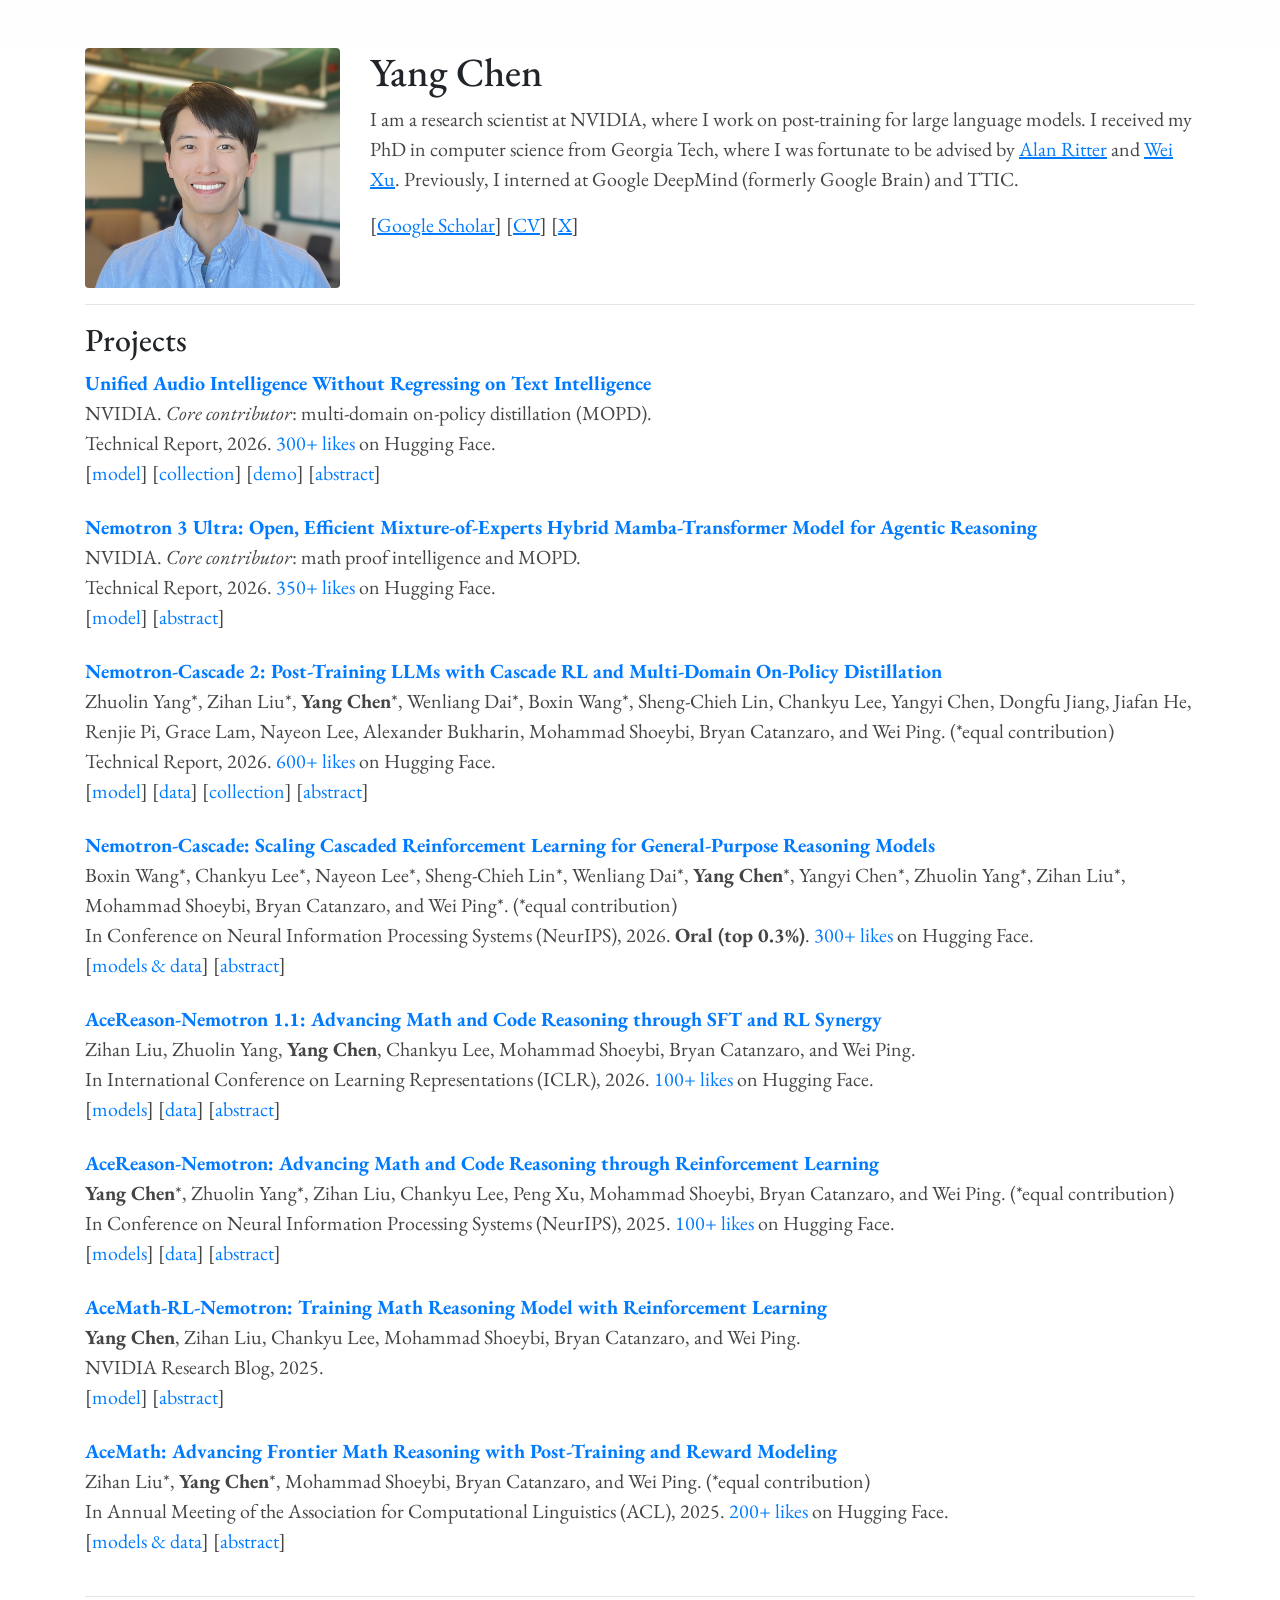
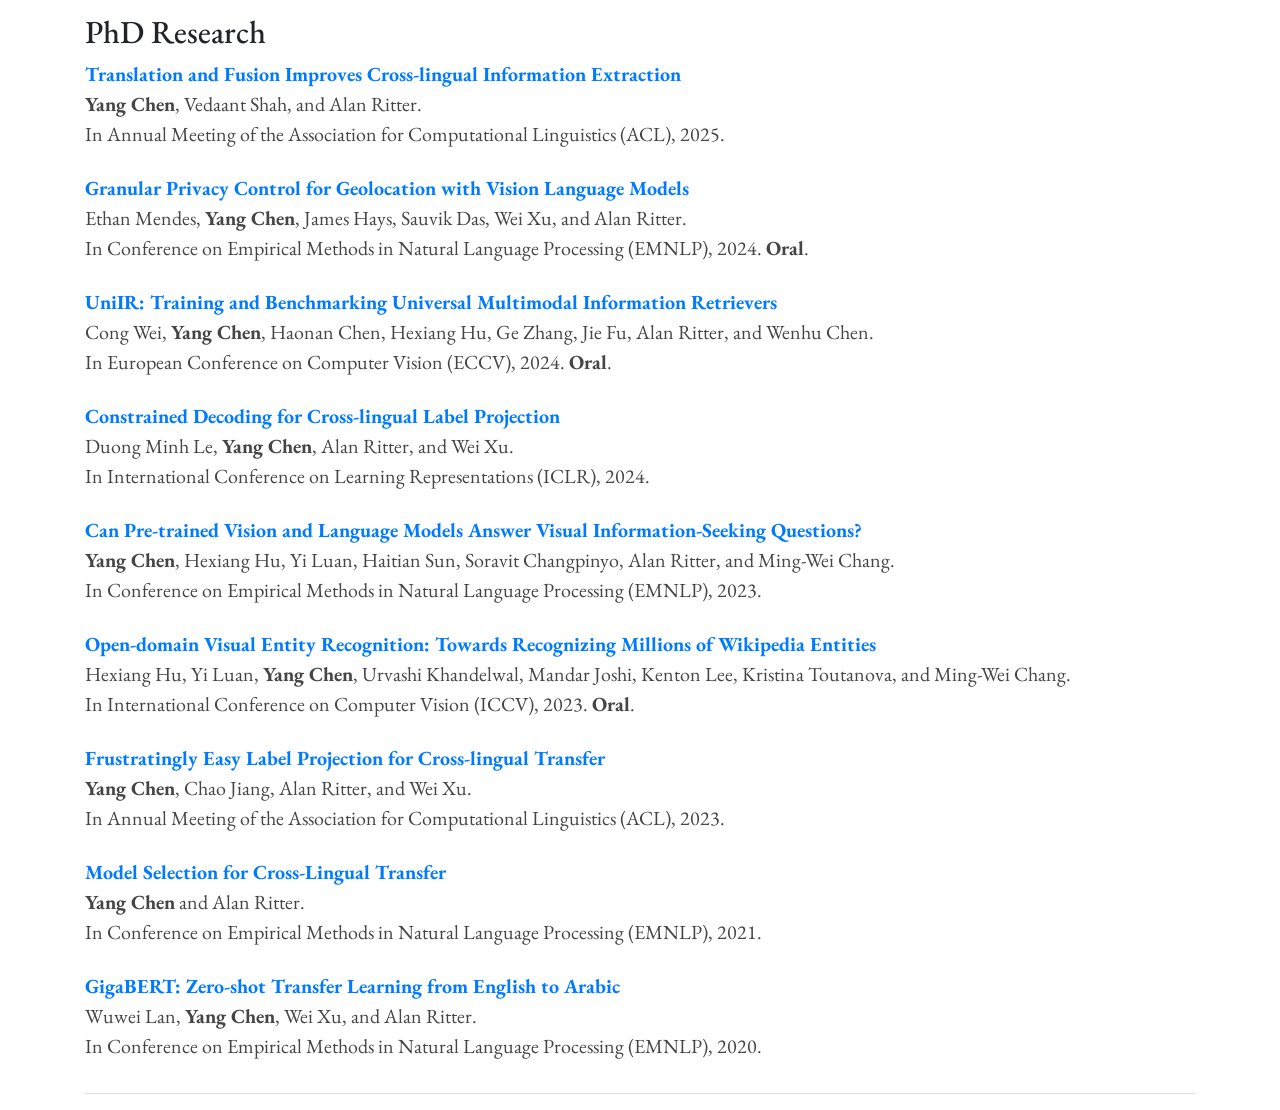
<file: index.html>
<!doctype html>
<html lang="en">
<head>
    <meta charset="utf-8">
    <meta name="viewport" content="width=device-width, initial-scale=1, shrink-to-fit=no">
    <title>Yang Chen</title>
    <link rel="stylesheet" href="https://cdn.jsdelivr.net/npm/bootstrap@4.3.1/dist/css/bootstrap.min.css">
    <link href="https://fonts.googleapis.com/css?family=EB+Garamond" rel="stylesheet" type="text/css">
    <style>
        html { background-color: #fefefe; }
        body { font-family: Palatino, "EB Garamond", Georgia, "Times New Roman", serif; }
        body p, li { color: #454545; font-size: 20px; }
        .row:not(#research):not(#phd) a { text-decoration: underline; }
        ul.pl { list-style-type: none; padding: 0; margin: 0; }
        ul.pl > li { margin-bottom: 24px; }
        .abstract p { margin: 8px 0 0; }
    </style>
</head>
<body>
    <div class="container mt-5">
        <div class="row mb-3">
            <div class="col-lg-3 col-md-4">
                <img class="img-fluid rounded" src="static/yang.png" alt="Yang Chen">
            </div>
            <div class="col-lg-9 col-md-8">
                <h1>Yang Chen</h1>
                <p>
                    I am a research scientist at NVIDIA, where I work on
                    post-training for large language models.
                    I received my PhD in computer science from Georgia Tech,
                    where I was fortunate to be advised
                    by <a href="http://aritter.github.io/" target="_blank">Alan Ritter</a>
                    and <a href="https://cocoxu.github.io/" target="_blank">Wei Xu</a>.
                    Previously, I interned at Google DeepMind (formerly Google Brain) and TTIC.
                </p>
                <p>
                    [<a href="https://scholar.google.com/citations?user=o-oBMWEAAAAJ&amp;hl=en" target="_blank">Google Scholar</a>]
                    [<a href="https://drive.google.com/file/d/17wRWA4Nspj_RcVaLLZCae_n7pdHlNoKv/view?usp=sharing" target="_blank">CV</a>]
                    [<a href="https://x.com/ychenNLP" target="_blank">X</a>]
                </p>
            </div>
        </div>
        <hr>
        <div class="row" id="research">
            <div class="col">
                <h2>Projects</h2>
                <ul class="pl">
                    <li>
                        <a href="https://arxiv.org/abs/2607.05196" target="_blank"><b>Unified Audio Intelligence Without Regressing on Text Intelligence</b></a>
                        <br>
                        NVIDIA. <i>Core contributor</i>: multi-domain on-policy distillation (MOPD).
                        <br>
                        Technical Report, 2026. <a href="https://huggingface.co/collections/nvidia/nemotron-labs-audex" target="_blank"><span class="hf-likes" data-spec="collection:nvidia/nemotron-labs-audex">300+</span> likes</a> on Hugging Face.
                        <br>
                        [<a href="https://huggingface.co/nvidia/Nemotron-Labs-Audex-30B-A3B" target="_blank">model</a>]
                        [<a href="https://huggingface.co/collections/nvidia/nemotron-labs-audex" target="_blank">collection</a>]
                        [<a href="https://huggingface.co/spaces/nvidia/Nemotron-Labs-Audex" target="_blank">demo</a>]
                        [<a href="#" onclick="return toggle('abs-audex');">abstract</a>]
                        <div id="abs-audex" class="abstract" style="display:none;">
                            <p>Nemotron-Labs-Audex-30B-A3B, a unified audio-text LLM built on Nemotron-Cascade-2-30B-A3B, delivering state-of-the-art audio understanding, speech recognition and translation, text-to-speech, audio generation, and speech-to-speech generation with marginal or no regression on text intelligence.</p>
                        </div>
                    </li>
                    <li>
                        <a href="https://arxiv.org/abs/2606.15007" target="_blank"><b>Nemotron 3 Ultra: Open, Efficient Mixture-of-Experts Hybrid Mamba-Transformer Model for Agentic Reasoning</b></a>
                        <br>
                        NVIDIA. <i>Core contributor</i>: math proof intelligence and MOPD.
                        <br>
                        Technical Report, 2026. <a href="https://huggingface.co/nvidia/NVIDIA-Nemotron-3-Ultra-550B-A55B-BF16" target="_blank">350+ likes</a> on Hugging Face.
                        <br>
                        [<a href="https://huggingface.co/nvidia/NVIDIA-Nemotron-3-Ultra-550B-A55B-BF16" target="_blank">model</a>]
                        [<a href="#" onclick="return toggle('abs-ultra');">abstract</a>]
                        <div id="abs-ultra" class="abstract" style="display:none;">
                            <p>A 550B total / 55B active parameter MoE hybrid Mamba-Attention model with 1M-token context, post-trained with SFT, RL, and multi-teacher on-policy distillation, reaching up to ~6x higher inference throughput than comparable open LLMs at on-par accuracy.</p>
                        </div>
                    </li>
                    <li>
                        <a href="https://arxiv.org/abs/2603.19220" target="_blank"><b>Nemotron-Cascade 2: Post-Training LLMs with Cascade RL and Multi-Domain On-Policy Distillation</b></a>
                        <br>
                        Zhuolin Yang*, Zihan Liu*, <b>Yang Chen</b>*, Wenliang Dai*, Boxin Wang*, Sheng-Chieh Lin, Chankyu Lee, Yangyi Chen, Dongfu Jiang, Jiafan He, Renjie Pi, Grace Lam, Nayeon Lee, Alexander Bukharin, Mohammad Shoeybi, Bryan Catanzaro, and Wei Ping. (*equal contribution)
                        <br>
                        Technical Report, 2026. <a href="https://huggingface.co/collections/nvidia/nemotron-cascade-2" target="_blank"><span class="hf-likes" data-spec="collection:nvidia/nemotron-cascade-2">600+</span> likes</a> on Hugging Face.
                        <br>
                        [<a href="https://huggingface.co/nvidia/Nemotron-Cascade-2-30B-A3B" target="_blank">model</a>]
                        [<a href="https://huggingface.co/datasets/nvidia/Nemotron-Cascade-2-SFT-Data" target="_blank">data</a>]
                        [<a href="https://huggingface.co/collections/nvidia/nemotron-cascade-2" target="_blank">collection</a>]
                        [<a href="#" onclick="return toggle('abs-cascade2');">abstract</a>]
                        <div id="abs-cascade2" class="abstract" style="display:none;">
                            <p>We scale Cascade RL and multi-domain on-policy distillation to train Nemotron-Cascade-2-30B-A3B, achieving gold-medal-level results on IMO, IOI, and ICPC World Finals, along with strong performance on ArenaHard and instruction following.</p>
                        </div>
                    </li>
                    <li>
                        <a href="https://arxiv.org/abs/2512.13607" target="_blank"><b>Nemotron-Cascade: Scaling Cascaded Reinforcement Learning for General-Purpose Reasoning Models</b></a>
                        <br>
                        Boxin Wang*, Chankyu Lee*, Nayeon Lee*, Sheng-Chieh Lin*, Wenliang Dai*, <b>Yang Chen</b>*, Yangyi Chen*, Zhuolin Yang*, Zihan Liu*, Mohammad Shoeybi, Bryan Catanzaro, and Wei Ping*. (*equal contribution)
                        <br>
                        In Conference on Neural Information Processing Systems (NeurIPS), 2026. <b>Oral (top 0.3%)</b>. <a href="https://huggingface.co/collections/nvidia/nemotron-cascade" target="_blank"><span class="hf-likes" data-spec="collection:nvidia/nemotron-cascade">300+</span> likes</a> on Hugging Face.
                        <br>
                        [<a href="https://huggingface.co/collections/nvidia/nemotron-cascade" target="_blank">models &amp; data</a>]
                        [<a href="#" onclick="return toggle('abs-cascade');">abstract</a>]
                        <div id="abs-cascade" class="abstract" style="display:none;">
                            <p>We scale Cascade RL to train general-purpose reasoning LLMs spanning RLHF, instruction following, math, code, and SWE. Our 14B Thinking model achieves SOTA on LiveCodeBench, outperforming Gemini-2.5-Pro, o4-mini, Qwen3-235B and DeepSeek-R1-671B, and reaches silver-medal performance at IOI 2025.</p>
                        </div>
                    </li>
                    <li>
                        <a href="https://arxiv.org/abs/2506.13284" target="_blank"><b>AceReason-Nemotron 1.1: Advancing Math and Code Reasoning through SFT and RL Synergy</b></a>
                        <br>
                        Zihan Liu, Zhuolin Yang, <b>Yang Chen</b>, Chankyu Lee, Mohammad Shoeybi, Bryan Catanzaro, and Wei Ping.
                        <br>
                        In International Conference on Learning Representations (ICLR), 2026. <a href="https://huggingface.co/nvidia/AceReason-Nemotron-1.1-7B" target="_blank"><span class="hf-likes" data-spec="repos:model/nvidia/AceReason-Nemotron-1.1-7B,dataset/nvidia/AceReason-1.1-SFT">100+</span> likes</a> on Hugging Face.
                        <br>
                        [<a href="https://huggingface.co/collections/nvidia/acereason-682f4e1261dc22f697fd1485" target="_blank">models</a>]
                        [<a href="https://huggingface.co/datasets/nvidia/AceReason-1.1-SFT" target="_blank">data</a>]
                        [<a href="#" onclick="return toggle('abs-ar11');">abstract</a>]
                        <div id="abs-ar11" class="abstract" style="display:none;">
                            <p>We further scale SFT and study its interplay with RL, releasing the SOTA 7B model, AceReason-Nemotron-1.1-7B.</p>
                        </div>
                    </li>
                    <li>
                        <a href="https://arxiv.org/abs/2505.16400" target="_blank"><b>AceReason-Nemotron: Advancing Math and Code Reasoning through Reinforcement Learning</b></a>
                        <br>
                        <b>Yang Chen</b>*, Zhuolin Yang*, Zihan Liu, Chankyu Lee, Peng Xu, Mohammad Shoeybi, Bryan Catanzaro, and Wei Ping. (*equal contribution)
                        <br>
                        In Conference on Neural Information Processing Systems (NeurIPS), 2025. <a href="https://huggingface.co/nvidia/AceReason-Nemotron-14B" target="_blank"><span class="hf-likes" data-spec="repos:model/nvidia/AceReason-Nemotron-14B,model/nvidia/AceReason-Nemotron-7B,dataset/nvidia/AceReason-Math">100+</span> likes</a> on Hugging Face.
                        <br>
                        [<a href="https://huggingface.co/collections/nvidia/acereason-682f4e1261dc22f697fd1485" target="_blank">models</a>]
                        [<a href="https://huggingface.co/datasets/nvidia/AceReason-Math" target="_blank">data</a>]
                        [<a href="#" onclick="return toggle('abs-ar');">abstract</a>]
                        <div id="abs-ar" class="abstract" style="display:none;">
                            <p>We scale RL to both math and code domains, releasing the SOTA medium-sized model, AceReason-Nemotron-14B.</p>
                        </div>
                    </li>
                    <li>
                        <a href="https://research.nvidia.com/labs/adlr/acemath_rl/" target="_blank"><b>AceMath-RL-Nemotron: Training Math Reasoning Model with Reinforcement Learning</b></a>
                        <br>
                        <b>Yang Chen</b>, Zihan Liu, Chankyu Lee, Mohammad Shoeybi, Bryan Catanzaro, and Wei Ping.
                        <br>
                        NVIDIA Research Blog, 2025.
                        <br>
                        [<a href="https://huggingface.co/nvidia/AceMath-RL-Nemotron-7B" target="_blank">model</a>]
                        [<a href="#" onclick="return toggle('abs-amrl');">abstract</a>]
                        <div id="abs-amrl" class="abstract" style="display:none;">
                            <p>Our pilot study on scaling RL for competitive math reasoning LLMs, released as AceMath-RL-Nemotron-7B.</p>
                        </div>
                    </li>
                    <li>
                        <a href="https://arxiv.org/abs/2412.15084" target="_blank"><b>AceMath: Advancing Frontier Math Reasoning with Post-Training and Reward Modeling</b></a>
                        <br>
                        Zihan Liu*, <b>Yang Chen</b>*, Mohammad Shoeybi, Bryan Catanzaro, and Wei Ping. (*equal contribution)
                        <br>
                        In Annual Meeting of the Association for Computational Linguistics (ACL), 2025. <a href="https://huggingface.co/collections/nvidia/acemath-678917d12f09885479d549fe" target="_blank"><span class="hf-likes" data-spec="collection:nvidia/acemath-678917d12f09885479d549fe">200+</span> likes</a> on Hugging Face.
                        <br>
                        [<a href="https://huggingface.co/collections/nvidia/acemath-678917d12f09885479d549fe" target="_blank">models &amp; data</a>]
                        [<a href="#" onclick="return toggle('abs-am');">abstract</a>]
                        <div id="abs-am" class="abstract" style="display:none;">
                            <p>Math reasoning and reward models: AceMath-1.5B / 7B / 72B, plus AceMath-RM-7B / 72B, which surpassed GPT-4o and Qwen2.5-Math at the time.</p>
                        </div>
                    </li>
                </ul>
            </div>
        </div>
        <hr>
        <div class="row" id="phd">
            <div class="col">
                <h2>PhD Research</h2>
                <ul class="pl">
                    <li>
                        <a href="https://arxiv.org/abs/2305.13582" target="_blank"><b>Translation and Fusion Improves Cross-lingual Information Extraction</b></a>
                        <br>
                        <b>Yang Chen</b>, Vedaant Shah, and Alan Ritter.
                        <br>
                        In Annual Meeting of the Association for Computational Linguistics (ACL), 2025.
                    </li>
                    <li>
                        <a href="https://arxiv.org/abs/2407.04952" target="_blank"><b>Granular Privacy Control for Geolocation with Vision Language Models</b></a>
                        <br>
                        Ethan Mendes, <b>Yang Chen</b>, James Hays, Sauvik Das, Wei Xu, and Alan Ritter.
                        <br>
                        In Conference on Empirical Methods in Natural Language Processing (EMNLP), 2024. <b>Oral</b>.
                    </li>
                    <li>
                        <a href="https://arxiv.org/abs/2311.17136" target="_blank"><b>UniIR: Training and Benchmarking Universal Multimodal Information Retrievers</b></a>
                        <br>
                        Cong Wei, <b>Yang Chen</b>, Haonan Chen, Hexiang Hu, Ge Zhang, Jie Fu, Alan Ritter, and Wenhu Chen.
                        <br>
                        In European Conference on Computer Vision (ECCV), 2024. <b>Oral</b>.
                    </li>
                    <li>
                        <a href="https://arxiv.org/abs/2402.03131" target="_blank"><b>Constrained Decoding for Cross-lingual Label Projection</b></a>
                        <br>
                        Duong Minh Le, <b>Yang Chen</b>, Alan Ritter, and Wei Xu.
                        <br>
                        In International Conference on Learning Representations (ICLR), 2024.
                    </li>
                    <li>
                        <a href="https://arxiv.org/abs/2302.11713" target="_blank"><b>Can Pre-trained Vision and Language Models Answer Visual Information-Seeking Questions?</b></a>
                        <br>
                        <b>Yang Chen</b>, Hexiang Hu, Yi Luan, Haitian Sun, Soravit Changpinyo, Alan Ritter, and Ming-Wei Chang.
                        <br>
                        In Conference on Empirical Methods in Natural Language Processing (EMNLP), 2023.
                    </li>
                    <li>
                        <a href="https://arxiv.org/abs/2302.11154" target="_blank"><b>Open-domain Visual Entity Recognition: Towards Recognizing Millions of Wikipedia Entities</b></a>
                        <br>
                        Hexiang Hu, Yi Luan, <b>Yang Chen</b>, Urvashi Khandelwal, Mandar Joshi, Kenton Lee, Kristina Toutanova, and Ming-Wei Chang.
                        <br>
                        In International Conference on Computer Vision (ICCV), 2023. <b>Oral</b>.
                    </li>
                    <li>
                        <a href="https://arxiv.org/abs/2211.15613" target="_blank"><b>Frustratingly Easy Label Projection for Cross-lingual Transfer</b></a>
                        <br>
                        <b>Yang Chen</b>, Chao Jiang, Alan Ritter, and Wei Xu.
                        <br>
                        In Annual Meeting of the Association for Computational Linguistics (ACL), 2023.
                    </li>
                    <li>
                        <a href="https://arxiv.org/abs/2010.06127" target="_blank"><b>Model Selection for Cross-Lingual Transfer</b></a>
                        <br>
                        <b>Yang Chen</b> and Alan Ritter.
                        <br>
                        In Conference on Empirical Methods in Natural Language Processing (EMNLP), 2021.
                    </li>
                    <li>
                        <a href="https://arxiv.org/abs/2004.14519v4" target="_blank"><b>GigaBERT: Zero-shot Transfer Learning from English to Arabic</b></a>
                        <br>
                        Wuwei Lan, <b>Yang Chen</b>, Wei Xu, and Alan Ritter.
                        <br>
                        In Conference on Empirical Methods in Natural Language Processing (EMNLP), 2020.
                    </li>
                </ul>
            </div>
        </div>
        <footer class="pt-2 my-md-2 pt-md-2 border-top"></footer>
    </div>
    <script>
        document.querySelectorAll('.hf-likes').forEach(function (el) {
            var spec = el.dataset.spec, api = 'https://huggingface.co/api/';
            var jobs;
            if (spec.indexOf('collection:') === 0) {
                jobs = [fetch(api + 'collections/' + spec.slice(11)).then(function (r) { return r.json(); })
                    .then(function (c) { return c.items.reduce(function (s, i) { return s + (i.likes || 0); }, 0); })];
            } else {
                jobs = spec.slice(6).split(',').map(function (x) {
                    var k = x.indexOf('/'), type = x.slice(0, k), id = x.slice(k + 1);
                    return fetch(api + type + 's/' + id).then(function (r) { return r.json(); })
                        .then(function (j) { return j.likes || 0; });
                });
            }
            Promise.all(jobs).then(function (v) {
                var total = v.reduce(function (a, b) { return a + b; }, 0);
                if (total > 0) el.textContent = total >= 1000 ? (Math.floor(total / 100) / 10) + 'k+' : total >= 100 ? (Math.floor(total / 100) * 100) + '+' : (Math.floor(total / 10) * 10) + '+';
            }).catch(function () {});
        });
        function toggle(id) {
            var el = document.getElementById(id);
            el.style.display = el.style.display === 'none' ? 'block' : 'none';
            return false;
        }
    </script>
</body>
</html>
</file>
